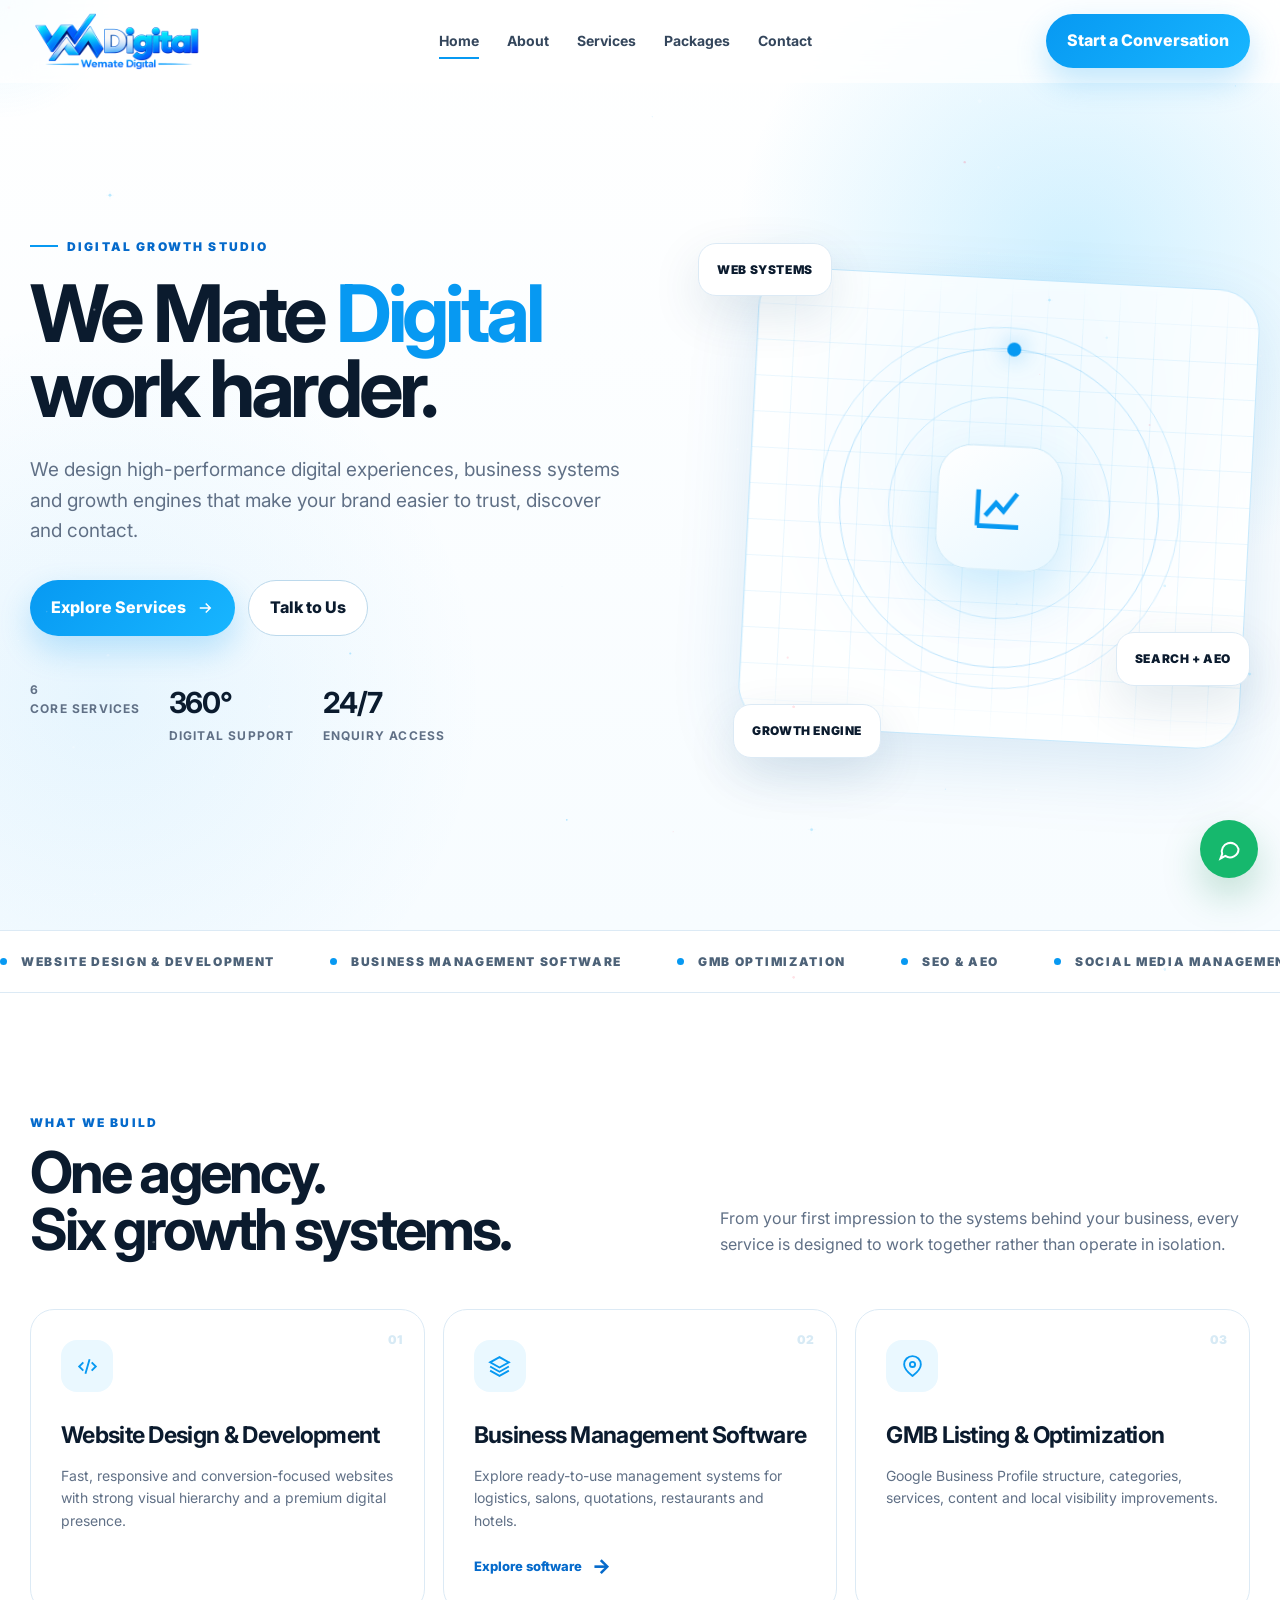
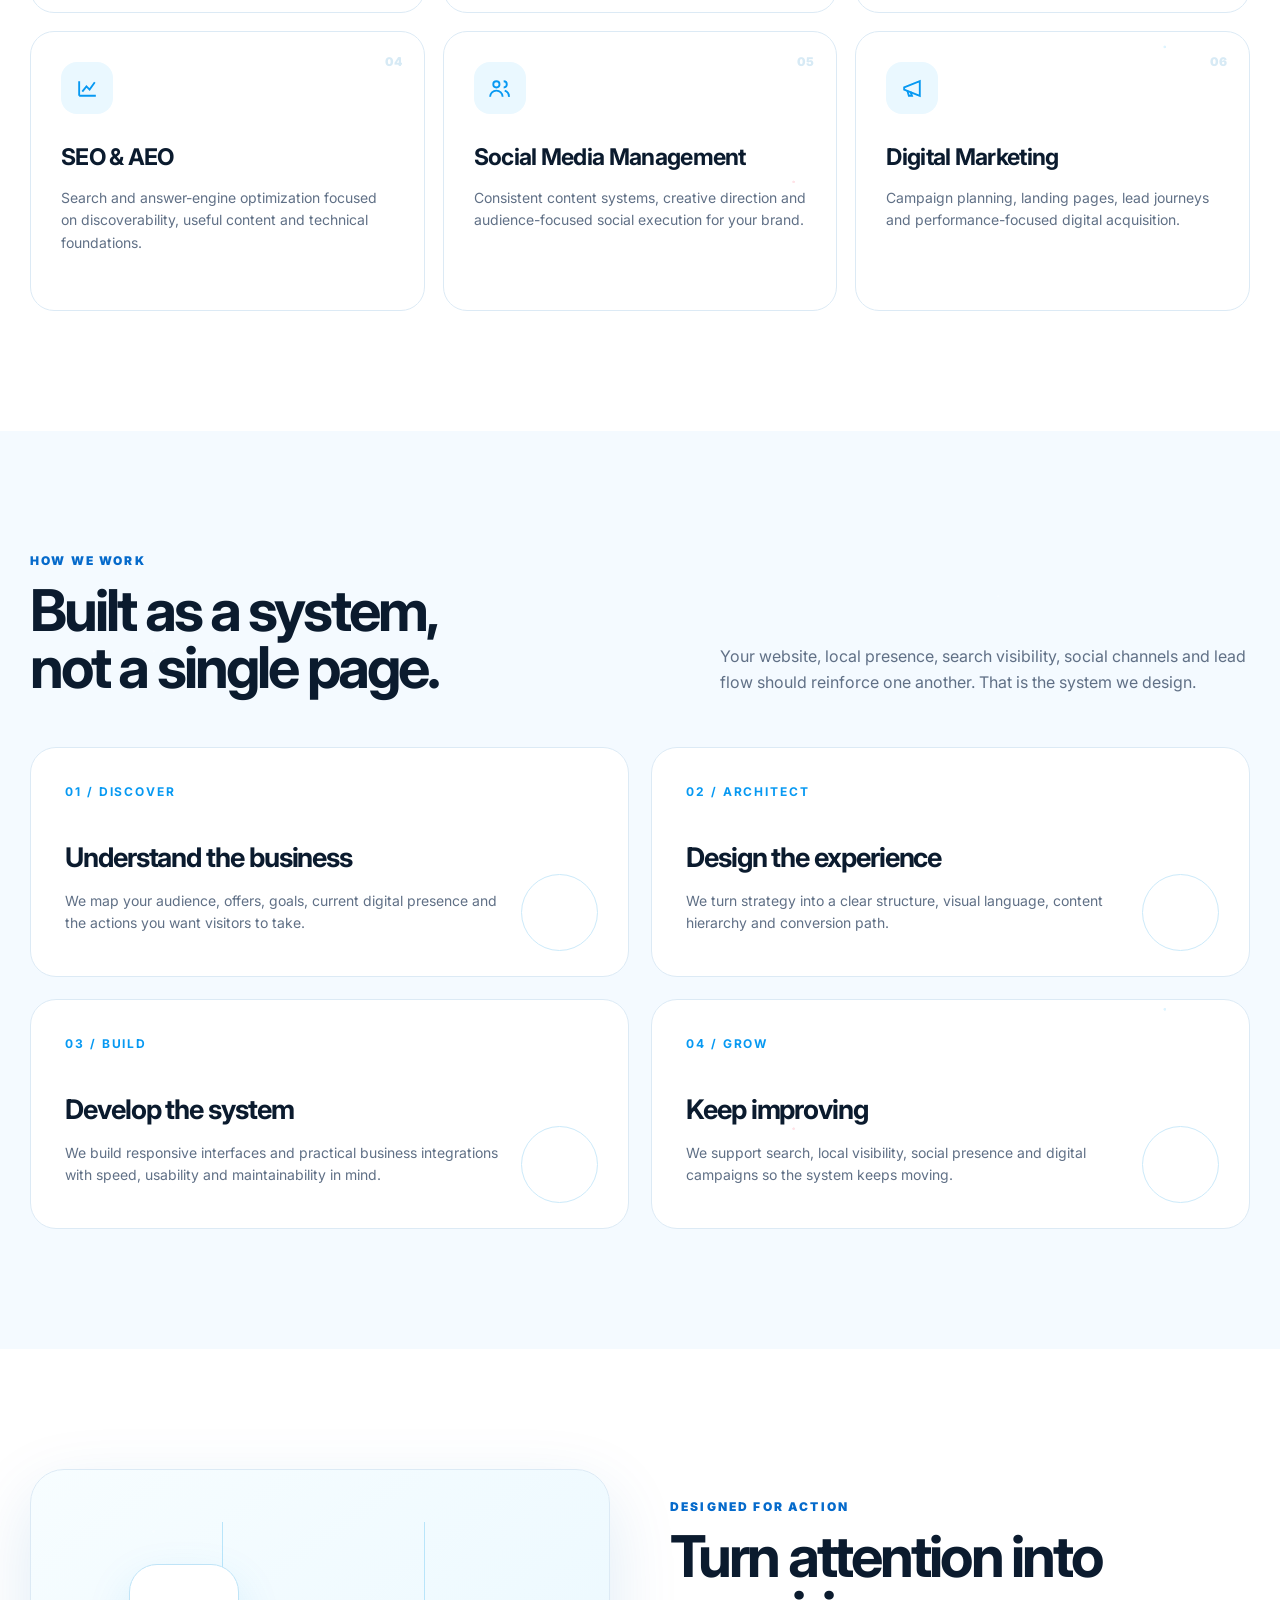
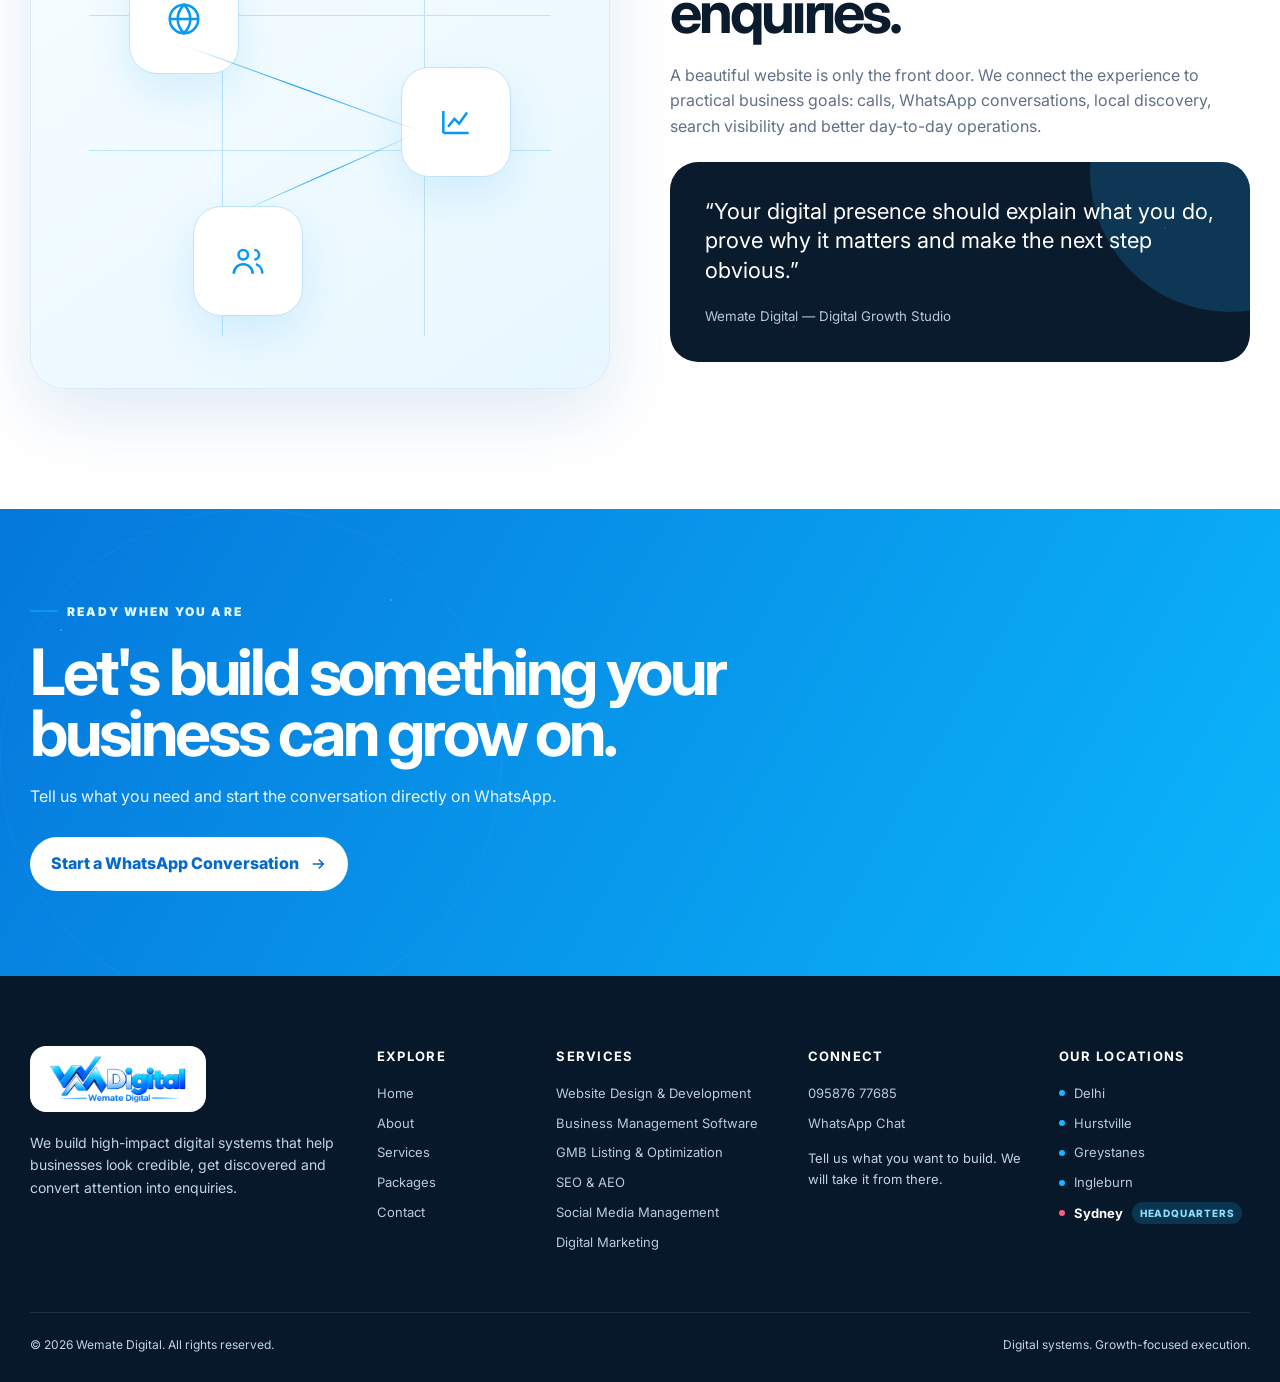
<file: index.html>
<!doctype html>
<html lang="en">
<head>
<meta charset="utf-8">
<meta name="viewport" content="width=device-width,initial-scale=1">
<title>Home | Wemate Digital</title>
<meta name="description" content="Wemate Digital builds modern websites, business software, Google Business Profile optimization, SEO, AEO, social media and digital marketing systems.">
<link rel="icon" href="assets/favicon.png" type="image/png">
<link rel="preconnect" href="https://fonts.googleapis.com">
<link rel="preconnect" href="https://fonts.gstatic.com" crossorigin>
<link href="https://fonts.googleapis.com/css2?family=Inter:wght@400;500;600;700;800;900&display=swap" rel="stylesheet">
<link rel="stylesheet" href="styles.css">
</head>
<body>
<div class="cursor-glow"></div>

<header class="site-header">
  <div class="container nav">
    <a class="brand" href="index.html"><img src="wemate-logo.png" alt="Wemate Digital" width="174" height="58"></a>
    <nav class="nav-links"><a class="active" href="index.html">Home</a><a href="about.html">About</a><a href="services.html">Services</a><a href="packages.html">Packages</a><a href="contact.html">Contact</a></nav>
    <a class="nav-cta" href="https://wa.me/919587677685?text=Hello%20Wemate%20Digital%2C%20I%20want%20to%20discuss%20a%20project." target="_blank" rel="noopener">Start a Conversation</a>
    <button class="menu-toggle" aria-label="Open menu"><span></span><span></span><span></span></button>
  </div>
</header>

<main>
<section class="hero star-surface">
 <div class="container hero-grid">
  <div class="reveal">
   <div class="eyebrow">Digital Growth Studio</div>
   <h1>We Mate <span>Digital</span> work harder.</h1>
   <p class="hero-copy">We design high-performance digital experiences, business systems and growth engines that make your brand easier to trust, discover and contact.</p>
   <div class="actions">
    <a class="btn btn-primary" href="services.html">Explore Services <svg viewBox="0 0 24 24"><path d="M5 12h13M13 6l6 6-6 6"/></svg></a>
    <a class="btn btn-outline" href="https://wa.me/919587677685?text=Hello%20Wemate%20Digital%2C%20I%20want%20to%20discuss%20my%20business." target="_blank" rel="noopener">Talk to Us</a>
   </div>
   <div class="hero-meta">
    <div class="metric"><strong><span data-counter="6">0</span></strong><span>Core Services</span></div>
    <div class="metric"><strong>360°</strong><span>Digital Support</span></div>
    <div class="metric"><strong>24/7</strong><span>Enquiry Access</span></div>
   </div>
  </div>
  <div class="hero-art reveal">
   <div class="glow-orb"></div><div class="arch-card"><div class="grid-lines"></div><div class="orbit"><i></i></div>
    <div class="center-mark"><svg viewBox="0 0 24 24"><path d="M4 19V5M4 19h16"/><path d="m7 15 4-5 3 3 5-7"/></svg></div>
   </div>
   <div class="floating-card one">WEB SYSTEMS</div><div class="floating-card two">SEARCH + AEO</div><div class="floating-card three">GROWTH ENGINE</div>
  </div>
 </div>
</section>

<div class="ticker star-surface"><div class="ticker-track"><span class="ticker-item">Website Design &amp; Development</span><span class="ticker-item">Business Management Software</span><span class="ticker-item">GMB Optimization</span><span class="ticker-item">SEO &amp; AEO</span><span class="ticker-item">Social Media Management</span><span class="ticker-item">Digital Marketing</span><span class="ticker-item">Website Design &amp; Development</span><span class="ticker-item">Business Management Software</span><span class="ticker-item">GMB Optimization</span><span class="ticker-item">SEO &amp; AEO</span><span class="ticker-item">Social Media Management</span><span class="ticker-item">Digital Marketing</span></div></div>

<section class="section star-surface">
 <div class="container">
  <div class="section-head reveal"><div><div class="section-kicker">What we build</div><h2>One agency.<br>Six growth systems.</h2></div><p class="section-intro">From your first impression to the systems behind your business, every service is designed to work together rather than operate in isolation.</p></div>
  <div class="service-grid"><article class="service-card reveal" id="web"><span class="num">01</span><div class="icon-box"><svg viewBox="0 0 24 24"><path d="m8 8-4 4 4 4M16 8l4 4-4 4M14 5l-4 14"/></svg></div><h3>Website Design &amp; Development</h3><p>Fast, responsive and conversion-focused websites with strong visual hierarchy and a premium digital presence.</p></article><a class="service-card reveal software-link-card" href="business-software.html" aria-label="Explore Business Management Software"><span class="num">02</span><div class="icon-box"><svg viewBox="0 0 24 24"><path d="m12 3 9 5-9 5-9-5 9-5Z"/><path d="m3 12 9 5 9-5M3 16l9 5 9-5"/></svg></div><h3>Business Management Software</h3><p>Explore ready-to-use management systems for logistics, salons, quotations, restaurants and hotels.</p><span class="software-card-link">Explore software <span aria-hidden="true">→</span></span></a><article class="service-card reveal" id="gbp"><span class="num">03</span><div class="icon-box"><svg viewBox="0 0 24 24"><path d="M20 10c0 5-8 11-8 11S4 15 4 10a8 8 0 1 1 16 0Z"/><circle cx="12" cy="10" r="2.5"/></svg></div><h3>GMB Listing &amp; Optimization</h3><p>Google Business Profile structure, categories, services, content and local visibility improvements.</p></article><article class="service-card reveal" id="seo"><span class="num">04</span><div class="icon-box"><svg viewBox="0 0 24 24"><path d="M4 19V5M4 19h16"/><path d="m7 15 4-5 3 3 5-7"/></svg></div><h3>SEO &amp; AEO</h3><p>Search and answer-engine optimization focused on discoverability, useful content and technical foundations.</p></article><article class="service-card reveal" id="social"><span class="num">05</span><div class="icon-box"><svg viewBox="0 0 24 24"><circle cx="9" cy="8" r="3"/><path d="M3 20a6 6 0 0 1 12 0M16 11a3 3 0 1 0 0-6M17 14a6 6 0 0 1 4 6"/></svg></div><h3>Social Media Management</h3><p>Consistent content systems, creative direction and audience-focused social execution for your brand.</p></article><article class="service-card reveal" id="marketing"><span class="num">06</span><div class="icon-box"><svg viewBox="0 0 24 24"><path d="m4 11 15-6v14L4 13v-2Z"/><path d="M7 14l1.5 5h3L10 15"/></svg></div><h3>Digital Marketing</h3><p>Campaign planning, landing pages, lead journeys and performance-focused digital acquisition.</p></article></div>
 </div>
</section>

<section class="section star-surface section-soft">
 <div class="container">
  <div class="section-head reveal"><div><div class="section-kicker">How we work</div><h2>Built as a system,<br>not a single page.</h2></div><p class="section-intro">Your website, local presence, search visibility, social channels and lead flow should reinforce one another. That is the system we design.</p></div>
  <div class="process"><article class="process-card reveal"><strong>01 / DISCOVER</strong><h3>Understand the business</h3><p>We map your audience, offers, goals, current digital presence and the actions you want visitors to take.</p></article><article class="process-card reveal"><strong>02 / ARCHITECT</strong><h3>Design the experience</h3><p>We turn strategy into a clear structure, visual language, content hierarchy and conversion path.</p></article><article class="process-card reveal"><strong>03 / BUILD</strong><h3>Develop the system</h3><p>We build responsive interfaces and practical business integrations with speed, usability and maintainability in mind.</p></article><article class="process-card reveal"><strong>04 / GROW</strong><h3>Keep improving</h3><p>We support search, local visibility, social presence and digital campaigns so the system keeps moving.</p></article></div>
 </div>
</section>

<section class="section star-surface">
 <div class="container split">
  <div class="visual-panel reveal"><div class="line h h1"></div><div class="line h h2"></div><div class="line v v1"></div><div class="line v v2"></div><div class="node a"><svg viewBox="0 0 24 24"><circle cx="12" cy="12" r="9"/><path d="M3 12h18M12 3c3 3 4 6 4 9s-1 6-4 9c-3-3-4-6-4-9s1-6 4-9z"/></svg></div><div class="node b"><svg viewBox="0 0 24 24"><path d="M4 19V5M4 19h16"/><path d="m7 15 4-5 3 3 5-7"/></svg></div><div class="node c"><svg viewBox="0 0 24 24"><circle cx="9" cy="8" r="3"/><path d="M3 20a6 6 0 0 1 12 0M16 11a3 3 0 1 0 0-6M17 14a6 6 0 0 1 4 6"/></svg></div><div class="connector one"></div><div class="connector two"></div></div>
  <div class="reveal">
   <div class="section-kicker">Designed for action</div><h2>Turn attention into enquiries.</h2>
   <p style="color:var(--muted);margin:22px 0">A beautiful website is only the front door. We connect the experience to practical business goals: calls, WhatsApp conversations, local discovery, search visibility and better day-to-day operations.</p>
   <div class="quote-box"><p>“Your digital presence should explain what you do, prove why it matters and make the next step obvious.”</p><small>Wemate Digital — Digital Growth Studio</small></div>
  </div>
 </div>
</section>

<section class="cta-band star-surface">
 <div class="container">
  <div class="eyebrow" style="color:#dff7ff">Ready when you are</div>
  <h2>Let's build something your business can grow on.</h2>
  <p>Tell us what you need and start the conversation directly on WhatsApp.</p>
  <a class="btn btn-white" href="https://wa.me/919587677685?text=Hello%20Wemate%20Digital%2C%20I%20want%20to%20start%20a%20project." target="_blank" rel="noopener">Start a WhatsApp Conversation <svg viewBox="0 0 24 24"><path d="M5 12h13M13 6l6 6-6 6"/></svg></a>
 </div>
</section>
</main>

<footer class="footer">
  <div class="container">
    <div class="footer-grid">
      <div>
        <a class="brand" href="index.html"><img src="wemate-logo.png" alt="Wemate Digital" width="144" height="48"></a>
        <p style="margin-top:20px;max-width:340px;font-size:14px">We build high-impact digital systems that help businesses look credible, get discovered and convert attention into enquiries.</p>
      </div>
      <div>
        <h4>Explore</h4>
        <a href="index.html">Home</a><a href="about.html">About</a><a href="services.html">Services</a><a href="packages.html">Packages</a><a href="contact.html">Contact</a>
      </div>
      <div>
        <h4>Services</h4>
        <a href="services.html#web">Website Design &amp; Development</a>
        <a href="business-software.html">Business Management Software</a>
        <a href="services.html#gbp">GMB Listing &amp; Optimization</a>
        <a href="services.html#seo">SEO &amp; AEO</a>
        <a href="services.html#social">Social Media Management</a>
        <a href="services.html#marketing">Digital Marketing</a>
      </div>
      <div>
        <h4>Connect</h4>
        <a href="tel:+919587677685">095876 77685</a>
        <a href="https://wa.me/919587677685?text=Hello%20Wemate%20Digital" target="_blank" rel="noopener">WhatsApp Chat</a>
        <p style="font-size:13px;margin-top:15px">Tell us what you want to build. We will take it from there.</p>
      </div>
      <div>
        <h4>Our Locations</h4>
        <ul class="loc-list"><li>Delhi</li><li>Hurstville</li><li>Greystanes</li><li>Ingleburn</li><li class="hq">Sydney <em>Headquarters</em></li></ul>
      </div>
    </div>
    <div class="footer-bottom"><span>© 2026 Wemate Digital. All rights reserved.</span><span>Digital systems. Growth-focused execution.</span></div>
  </div>
</footer>
<a class="floating-wa" href="https://wa.me/919587677685?text=Hello%20Wemate%20Digital%2C%20I%20want%20to%20start%20a%20project." target="_blank" rel="noopener" aria-label="Chat on WhatsApp"><svg viewBox="0 0 24 24"><path d="M20 11.5a7.5 7.5 0 0 1-11.7 6.2L4 20l1.5-4.1A7.5 7.5 0 1 1 20 11.5Z"/></svg></a>
<div class="toast" id="toast" role="status"></div>

<script src="script.js"></script>
</body>
</html>
</file>
<file: styles.css>
:root{
  --blue:#0799f2;--blue-2:#18b6ff;--blue-dark:#056acb;--ink:#0b1b2e;--muted:#607086;
  --line:#dceaf5;--soft:#f4faff;--white:#fff;--shadow:0 24px 70px rgba(9,104,178,.13);
  --radius:24px;--max:1220px;
}
*{box-sizing:border-box;margin:0;padding:0}
html{scroll-behavior:smooth}
body{font-family:Inter,ui-sans-serif,system-ui,-apple-system,BlinkMacSystemFont,"Segoe UI",sans-serif;color:var(--ink);background:#fff;overflow-x:hidden;line-height:1.6}
#starfield{position:fixed;inset:0;width:100%;height:100%;pointer-events:none;z-index:2;opacity:.72}
.site-header,.floating-wa,.toast{z-index:1200}
main,footer{position:relative;z-index:1}
a{text-decoration:none;color:inherit}
button,input,textarea,select{font:inherit}
button{cursor:pointer}
img{max-width:100%;display:block}
:focus-visible{outline:3px solid rgba(7,153,242,.45);outline-offset:3px}
.container{width:min(calc(100% - 40px),var(--max));margin:auto}

/* Header */
.site-header{position:fixed;top:0;left:0;right:0;z-index:1000;transition:.35s ease;background:rgba(255,255,255,.72);backdrop-filter:blur(16px);border-bottom:1px solid transparent}
.site-header.scrolled{background:rgba(255,255,255,.94);border-color:var(--line);box-shadow:0 8px 30px rgba(12,66,104,.06)}
.nav{height:82px;display:flex;align-items:center;justify-content:space-between;gap:30px}
.brand{display:inline-flex;align-items:center}
.brand img{height:58px;width:auto}
.nav-links{display:flex;align-items:center;gap:28px;font-size:14px;font-weight:700;color:#34465c}
.nav-links a{position:relative;padding:7px 0}
.nav-links a:after{content:"";position:absolute;left:0;bottom:0;width:0;height:2px;background:var(--blue);transition:.3s}
.nav-links a:hover:after,.nav-links a.active:after{width:100%}
.nav-cta,.btn{display:inline-flex;align-items:center;justify-content:center;gap:10px;border:0;border-radius:999px;padding:14px 21px;font-weight:800;transition:.3s ease}
.btn svg{width:18px;height:18px;stroke:currentColor;fill:none;stroke-width:2}
.nav-cta,.btn-primary{background:linear-gradient(135deg,var(--blue),var(--blue-2));color:#fff;box-shadow:0 14px 32px rgba(7,153,242,.24)}
.nav-cta:hover,.btn-primary:hover{transform:translateY(-3px);box-shadow:0 18px 38px rgba(7,153,242,.32)}
.btn-outline{border:1px solid #bcd9ec;background:#fff;color:var(--ink)}
.btn-outline:hover{border-color:var(--blue);color:var(--blue);transform:translateY(-3px)}
.menu-toggle{display:none;border:0;background:transparent;width:44px;height:44px;border-radius:12px}
.menu-toggle span{display:block;width:23px;height:2px;background:var(--ink);margin:5px auto}

/* Hero */
.hero{min-height:930px;display:flex;align-items:center;position:relative;overflow:hidden;padding:145px 0 100px;background:radial-gradient(circle at 84% 28%,rgba(24,182,255,.20),transparent 27%),radial-gradient(circle at 8% 75%,rgba(7,153,242,.08),transparent 28%),linear-gradient(180deg,#fff 0%,#f7fcff 100%)}
.hero-grid{display:grid;grid-template-columns:1.04fr .96fr;gap:60px;align-items:center}
.eyebrow{display:inline-flex;align-items:center;gap:9px;color:var(--blue-dark);font-size:12px;font-weight:900;letter-spacing:.18em;text-transform:uppercase;margin-bottom:20px}
.eyebrow:before{content:"";width:28px;height:2px;background:var(--blue)}
h1{font-size:clamp(52px,6.2vw,94px);line-height:.94;letter-spacing:-.055em;max-width:900px}
.hero h1 span{color:var(--blue)}
.hero-copy{font-size:19px;color:var(--muted);max-width:650px;margin:30px 0 34px}
.actions{display:flex;flex-wrap:wrap;gap:13px}
.hero-meta{display:flex;gap:28px;flex-wrap:wrap;margin-top:44px}
.metric strong{font-size:29px;letter-spacing:-.04em}
.metric span{display:block;font-size:12px;color:var(--muted);font-weight:700;text-transform:uppercase;letter-spacing:.1em}
.hero-art{position:relative;min-height:560px}
.glow-orb{position:absolute;width:470px;height:470px;right:4%;top:40px;border-radius:50%;background:radial-gradient(circle,rgba(24,182,255,.26),rgba(7,153,242,.06) 48%,transparent 70%);animation:pulse 5s ease-in-out infinite}
.arch-card{position:absolute;inset:70px 0 30px 55px;border:1px solid rgba(7,153,242,.22);border-radius:42px;background:rgba(255,255,255,.76);box-shadow:var(--shadow);transform:rotate(3deg);backdrop-filter:blur(12px);overflow:hidden}
.arch-card:before,.arch-card:after{content:"";position:absolute;border:1px solid rgba(7,153,242,.18);border-radius:50%;width:360px;height:360px;left:50%;top:50%;transform:translate(-50%,-50%)}
.arch-card:after{width:220px;height:220px}
.grid-lines{position:absolute;inset:0;background-image:linear-gradient(rgba(7,153,242,.08) 1px,transparent 1px),linear-gradient(90deg,rgba(7,153,242,.08) 1px,transparent 1px);background-size:36px 36px;mask-image:linear-gradient(to bottom,transparent,black 15%,black 85%,transparent)}
.orbit{position:absolute;left:50%;top:50%;width:320px;height:320px;border:1px solid rgba(7,153,242,.25);border-radius:50%;transform:translate(-50%,-50%);animation:spin 18s linear infinite}
.orbit i{position:absolute;width:14px;height:14px;border-radius:50%;background:var(--blue);box-shadow:0 0 22px rgba(7,153,242,.6);top:-7px;left:50%}
.center-mark{position:absolute;left:50%;top:50%;transform:translate(-50%,-50%);width:125px;height:125px;border-radius:34px;background:linear-gradient(145deg,#fff,#e8f7ff);border:1px solid #c9e7f7;display:grid;place-items:center;box-shadow:0 25px 55px rgba(7,153,242,.18)}
.center-mark svg{width:62px;height:62px;stroke:var(--blue);fill:none;stroke-width:1.8}
.floating-card{position:absolute;padding:16px 18px;background:#fff;border:1px solid var(--line);border-radius:18px;box-shadow:0 18px 50px rgba(12,66,104,.12);font-size:12px;font-weight:900;letter-spacing:.05em}
.floating-card.one{top:35px;left:5px;animation:float 4s ease-in-out infinite}
.floating-card.two{right:0;bottom:82px;animation:float 4.5s ease-in-out infinite .4s}
.floating-card.three{left:40px;bottom:10px;animation:float 4.2s ease-in-out infinite .8s}

/* Sections */
.section{padding:120px 0}
.section-soft{background:var(--soft)}
.section-head{display:flex;justify-content:space-between;align-items:end;gap:30px;margin-bottom:52px}
.section-kicker{color:var(--blue-dark);font-size:12px;font-weight:900;letter-spacing:.18em;text-transform:uppercase}
.section h2{font-size:clamp(38px,4.5vw,64px);line-height:.98;letter-spacing:-.05em;margin-top:12px}
.section-intro{max-width:530px;color:var(--muted)}
.ticker{overflow:hidden;border-top:1px solid var(--line);border-bottom:1px solid var(--line);background:#fff;white-space:nowrap}
.ticker-track{display:inline-flex;min-width:max-content;gap:55px;padding:21px 0;animation:ticker 28s linear infinite}
.ticker-item{font-size:12px;font-weight:900;letter-spacing:.14em;text-transform:uppercase;color:#4d6278}
.ticker-item:before{content:"";display:inline-block;width:7px;height:7px;border-radius:50%;background:var(--blue);margin-right:14px;vertical-align:1px}
.service-grid{display:grid;grid-template-columns:repeat(3,1fr);gap:18px}
.service-card{position:relative;padding:30px;border:1px solid var(--line);border-radius:var(--radius);background:#fff;min-height:280px;overflow:hidden;transition:.4s ease}
.service-card:hover{transform:translateY(-9px);border-color:#a7dcf7;box-shadow:var(--shadow)}
.icon-box{width:52px;height:52px;border-radius:16px;background:#eaf8ff;color:var(--blue);display:grid;place-items:center;margin-bottom:25px}
.icon-box svg{width:25px;height:25px;stroke:currentColor;fill:none;stroke-width:1.8}
.service-card h3{font-size:23px;letter-spacing:-.03em;margin-bottom:11px}
.service-card p{color:var(--muted);font-size:14px}
.service-card .num{position:absolute;right:22px;top:20px;color:#d7eaf5;font-size:12px;font-weight:900}
.reveal{opacity:0;transform:translateY(35px);transition:opacity .8s ease,transform .8s ease}
.reveal.show{opacity:1;transform:none}
.marquee-note{display:flex;align-items:center;justify-content:center;gap:12px;color:var(--muted);font-size:13px;margin-top:28px}
.marquee-note span{width:8px;height:8px;border-radius:50%;background:#21c17a;box-shadow:0 0 0 6px rgba(33,193,122,.10)}
.process{display:grid;grid-template-columns:1fr 1fr;gap:22px}
.process-card{padding:34px;border-radius:26px;background:#fff;border:1px solid var(--line);position:relative;min-height:230px}
.process-card strong{display:block;color:var(--blue);font-size:12px;letter-spacing:.16em;margin-bottom:35px}
.process-card h3{font-size:27px;letter-spacing:-.04em;margin-bottom:10px}
.process-card p{color:var(--muted);font-size:14px;max-width:450px}
.process-card:after{content:"";position:absolute;right:30px;bottom:25px;width:75px;height:75px;border-radius:50%;border:1px solid #cceafa}
.split{display:grid;grid-template-columns:1fr 1fr;gap:60px;align-items:center}
.visual-panel{min-height:520px;border-radius:34px;background:linear-gradient(145deg,#f7fdff,#e7f7ff);border:1px solid var(--line);position:relative;overflow:hidden;box-shadow:var(--shadow)}
.visual-panel .line{position:absolute;background:#b9e5fa}
.visual-panel .line.h{height:1px;left:10%;right:10%}
.visual-panel .line.v{width:1px;top:10%;bottom:10%}
.visual-panel .h1{top:28%}.visual-panel .h2{top:54%}.visual-panel .v1{left:33%}.visual-panel .v2{left:68%}
.node{position:absolute;width:110px;height:110px;border-radius:28px;background:#fff;border:1px solid #bfe4f7;box-shadow:0 18px 45px rgba(7,153,242,.13);display:grid;place-items:center;color:var(--blue);animation:float 4s ease-in-out infinite}
.node svg{width:38px;height:38px;stroke:currentColor;fill:none;stroke-width:1.6}
.node.a{left:17%;top:18%}.node.b{right:17%;top:38%;animation-delay:.5s}.node.c{left:28%;bottom:14%;animation-delay:1s}
.connector{position:absolute;height:1px;background:linear-gradient(90deg,transparent,var(--blue),transparent);transform-origin:left center}
.connector.one{width:250px;left:27%;top:34%;transform:rotate(20deg)}
.connector.two{width:190px;left:36%;top:66%;transform:rotate(-24deg)}
.quote-box{padding:35px;border-radius:28px;background:var(--ink);color:#fff;position:relative;overflow:hidden}
.quote-box:before{content:"";position:absolute;width:280px;height:280px;border-radius:50%;right:-120px;top:-130px;background:rgba(24,182,255,.18)}
.quote-box p{font-size:22px;line-height:1.35;position:relative}
.quote-box small{display:block;color:#b7c8d9;margin-top:20px}
.cta-band{padding:85px 0;background:linear-gradient(120deg,#0578dc,#0bb6fa);color:#fff;position:relative;overflow:hidden}
.cta-band:after{content:"";position:absolute;width:500px;height:500px;border:1px solid rgba(255,255,255,.17);border-radius:50%;right:-140px;top:-250px;pointer-events:none}
.cta-band h2{font-size:clamp(40px,5vw,70px);line-height:.96;letter-spacing:-.05em;max-width:820px}
.cta-band p{max-width:630px;margin:20px 0 28px;color:#e8f8ff}
.btn-white{background:#fff;color:var(--blue-dark)}
.btn-white:hover{transform:translateY(-3px);box-shadow:0 18px 35px rgba(0,0,0,.12)}
.page-hero{padding:175px 0 95px;background:linear-gradient(180deg,#f4fbff,#fff);border-bottom:1px solid var(--line)}
.page-hero h1{font-size:clamp(48px,7vw,86px);max-width:850px}
.page-hero p{max-width:690px;color:var(--muted);font-size:18px;margin-top:24px}
.about-grid{display:grid;grid-template-columns:1.1fr .9fr;gap:70px;align-items:start}
.big-number{font-size:clamp(75px,10vw,150px);font-weight:900;line-height:.8;letter-spacing:-.08em;color:#dff4ff}
.timeline{border-left:1px solid #bcdff2;padding-left:30px;display:grid;gap:28px}
.timeline-item{position:relative}
.timeline-item:before{content:"";position:absolute;width:10px;height:10px;border-radius:50%;background:var(--blue);left:-36px;top:8px;box-shadow:0 0 0 7px #e7f7ff}
.timeline-item h3{font-size:21px;margin-bottom:6px}.timeline-item p{color:var(--muted);font-size:14px}
.packages{display:grid;grid-template-columns:repeat(3,1fr);gap:18px}
.package{border:1px solid var(--line);border-radius:28px;padding:34px;background:#fff;transition:.4s;position:relative;overflow:hidden}
.package.featured{border-color:#7bd0f8;box-shadow:0 22px 65px rgba(7,153,242,.13)}
.package:hover{transform:translateY(-8px)}
.package-tag{display:inline-flex;padding:7px 10px;border-radius:999px;background:#eaf8ff;color:var(--blue-dark);font-size:10px;font-weight:900;letter-spacing:.12em;text-transform:uppercase}
.package h3{font-size:31px;margin:22px 0 9px;letter-spacing:-.04em}
.package p{color:var(--muted);font-size:14px;min-height:50px}
.package ul{list-style:none;margin:25px 0;display:grid;gap:13px}
.package li{display:flex;gap:10px;align-items:flex-start;font-size:14px}
.package li svg{width:17px;height:17px;stroke:var(--blue);fill:none;stroke-width:2;flex:none;margin-top:3px}
.contact-grid{display:grid;grid-template-columns:.8fr 1.2fr;gap:24px}
.contact-card{padding:34px;border:1px solid var(--line);border-radius:28px;background:#fff}
.contact-card h3{font-size:28px;margin-bottom:10px}.contact-card p{color:var(--muted);font-size:14px}
.contact-item{display:flex;gap:15px;align-items:center;margin-top:24px}
.contact-item .icon-box{margin:0;width:45px;height:45px;flex:none}
.contact-item strong{display:block;font-size:14px}.contact-item span{display:block;color:var(--muted);font-size:13px}
.form-grid{display:grid;grid-template-columns:1fr 1fr;gap:15px}
.field{display:grid;gap:8px;margin-bottom:15px}
.field.full{grid-column:1/-1}
.field label{font-size:12px;font-weight:900;letter-spacing:.08em;text-transform:uppercase;color:#43566d}
.field input,.field textarea,.field select{width:100%;border:1px solid #cfe2ef;border-radius:14px;padding:14px 15px;outline:0;background:#fbfdff;color:var(--ink);transition:.25s}
.field textarea{min-height:150px;resize:vertical}
.field input:focus,.field textarea:focus,.field select:focus{border-color:var(--blue);box-shadow:0 0 0 4px rgba(7,153,242,.08)}

/* Footer */
.footer{padding:70px 0 28px;background:#07182a;color:#c3d3e2}
.footer-grid{display:grid;grid-template-columns:1.3fr .6fr .9fr .9fr .8fr;gap:36px}
.footer .brand{background:#fff;border-radius:16px;padding:9px 16px}
.footer .brand img{height:48px;width:auto}
.footer h4{color:#fff;margin-bottom:16px;font-size:13px;letter-spacing:.1em;text-transform:uppercase}
.footer a{font-size:13px;display:block;margin:9px 0;color:#b9cad9}
.footer a.brand{display:inline-flex;margin:0}
.footer a:hover{color:#fff}
.loc-list{list-style:none;display:grid;gap:9px}
.loc-list li{font-size:13px;color:#b9cad9;display:flex;align-items:center;gap:9px}
.loc-list li:before{content:"";width:6px;height:6px;border-radius:50%;background:var(--blue-2);flex:none}
.loc-list li.hq{color:#fff;font-weight:700}
.loc-list li.hq:before{background:#ff5c7a}
.loc-list em{font-style:normal;font-size:10px;font-weight:800;letter-spacing:.08em;text-transform:uppercase;background:rgba(24,182,255,.18);color:#8fdcff;padding:3px 8px;border-radius:99px}
.footer-bottom{border-top:1px solid rgba(255,255,255,.1);margin-top:50px;padding-top:22px;font-size:12px;display:flex;justify-content:space-between;gap:20px}
.floating-wa{position:fixed;right:22px;bottom:22px;width:58px;height:58px;border-radius:50%;display:grid;place-items:center;background:#16b86d;color:#fff;box-shadow:0 18px 38px rgba(16,134,80,.25);transition:.3s}
.floating-wa:hover{transform:translateY(-5px) scale(1.04)}
.floating-wa svg{width:27px;height:27px;stroke:#fff;fill:none;stroke-width:1.8}
.cursor-glow{position:fixed;pointer-events:none;width:260px;height:260px;border-radius:50%;background:radial-gradient(circle,rgba(24,182,255,.10),transparent 65%);transform:translate(-50%,-50%);z-index:4}
.toast{position:fixed;right:24px;bottom:95px;background:#0b1b2e;color:#fff;padding:13px 17px;border-radius:13px;font-size:13px;opacity:0;transform:translateY(12px);pointer-events:none;transition:.3s;z-index:1900}
.toast.show{opacity:1;transform:none}

/* Star accents */
.star-surface{position:relative;overflow:hidden}
.star-surface:after{content:"";position:absolute;inset:0;pointer-events:none;background:radial-gradient(circle at 12% 24%,rgba(255,255,255,.95) 0 1px,transparent 1.5px),radial-gradient(circle at 78% 18%,rgba(255,255,255,.8) 0 1px,transparent 1.5px),radial-gradient(circle at 62% 76%,rgba(255,80,110,.72) 0 1px,transparent 1.6px),radial-gradient(circle at 91% 63%,rgba(24,182,255,.65) 0 1px,transparent 1.7px);opacity:.22;animation:starDrift 14s ease-in-out infinite alternate}
@keyframes starDrift{from{transform:translate3d(0,0,0) scale(1)}to{transform:translate3d(-12px,7px,0) scale(1.025)}}
@keyframes ticker{to{transform:translateX(-50%)}}
@keyframes float{50%{transform:translateY(-10px)}}
@keyframes pulse{50%{transform:scale(1.08);opacity:.8}}
@keyframes spin{to{transform:translate(-50%,-50%) rotate(360deg)}}

/* ===== Business software pages ===== */
.software-link-card,.software-product-card{display:block;color:inherit}
.software-card-link{display:inline-flex;gap:10px;align-items:center;margin-top:18px;color:var(--blue-dark);font-size:13px;font-weight:800}
.software-card-link span{font-size:20px;transition:transform .2s ease}
.software-link-card:hover .software-card-link span,.software-product-card:hover .software-card-link span{transform:translateX(5px)}
.sw-ico{width:38px;height:38px;border-radius:12px;background:#eaf8ff;color:var(--blue);display:grid;place-items:center;margin-bottom:14px;flex:none}
.sw-ico svg{width:19px;height:19px;stroke:currentColor;fill:none;stroke-width:1.9;stroke-linecap:round;stroke-linejoin:round}
.sw-thumb{margin:-30px -30px 22px;aspect-ratio:16/11;background:#eef8ff;border-bottom:1px solid var(--line);overflow:hidden}
.sw-thumb img{width:100%;height:100%;object-fit:cover;transition:transform .5s ease}
.software-product-card:hover .sw-thumb img{transform:scale(1.04)}
.software-product-card{min-height:0}
.software-product-card .num{z-index:2;right:18px;top:16px;background:#fff;color:var(--blue-dark);padding:4px 10px;border-radius:99px;border:1px solid var(--line)}
.software-product-card h3{font-size:21px}
.software-hero{position:relative;overflow:hidden;padding:150px 0 100px;background:linear-gradient(135deg,#f5fbff 0%,#fff 55%,#eaf7ff 100%)}
.software-hero-grid{display:grid;grid-template-columns:1.05fr .95fr;gap:56px;align-items:center}
.software-hero h1{font-size:clamp(40px,5.2vw,68px);line-height:1;letter-spacing:-.05em;margin:18px 0 22px;max-width:780px}
.software-hero h1 span{color:var(--blue)}
.software-lead{font-size:17px;line-height:1.8;color:var(--muted);max-width:680px;margin:20px 0 28px}
.software-note{font-size:12px;color:var(--muted);line-height:1.7;margin-top:18px;max-width:600px}
.software-back{display:inline-block;margin-bottom:26px;color:var(--blue-dark);font-size:13px;font-weight:800}
.software-visual{border-radius:26px;border:1px solid #d8eaf5;background:#fff;box-shadow:0 28px 80px rgba(24,105,151,.14);overflow:hidden}
.software-visual img{width:100%;height:auto}
.software-hero-panel{border:1px solid #d8eaf5;border-radius:28px;background:rgba(255,255,255,.9);padding:26px;box-shadow:0 28px 80px rgba(24,105,151,.12);min-height:350px}
.panel-top{display:flex;align-items:center;gap:7px;padding-bottom:20px;border-bottom:1px solid #e5f0f7;color:#5c7487;font-size:12px}
.panel-top>span{width:8px;height:8px;border-radius:50%;background:#a8dff8}.panel-top b{margin-left:auto;font-weight:700}
.panel-stat-row{display:grid;grid-template-columns:1fr 1fr;gap:15px;margin:24px 0}
.panel-stat-row>div{padding:16px;border-radius:15px;background:#f1f9fe}
.panel-stat-row small{display:block;color:#698398;font-size:11px;margin-bottom:8px}
.panel-stat-row strong{font-size:17px;color:#12344b}
.panel-line{height:9px;width:78%;background:#e4f0f7;border-radius:10px;margin:13px 0}
.panel-line.wide{width:100%;background:linear-gradient(90deg,#c2e9fc 70%,#e4f0f7 70%)}.panel-line.short{width:48%}
.panel-list{display:flex;align-items:center;gap:10px;padding:12px 0;border-bottom:1px solid #edf3f7;font-size:12px;color:#426176}
.panel-list i{width:8px;height:8px;border-radius:3px;background:#27a9ed}.panel-list b{margin-left:auto;color:#1285bd;font-size:11px}
.software-feature-layout{display:grid;grid-template-columns:.8fr 1.2fr;gap:45px;align-items:start}
.software-feature-intro{padding:32px;border-radius:24px;background:#f1f9fe;border:1px solid #dceef8}
.software-feature-intro h3{font-size:27px;line-height:1.15;letter-spacing:-.035em;margin-bottom:14px}
.software-feature-intro p{color:var(--muted);font-size:14px;line-height:1.8}
.text-link{display:inline-block;margin-top:22px;color:var(--blue-dark);font-weight:800;font-size:13px;background:none;border:0;padding:0}
.text-link:hover{text-decoration:underline}
.software-feature-list{list-style:none;display:grid;grid-template-columns:1fr 1fr;gap:14px}
.software-feature-list li{display:flex;gap:12px;align-items:flex-start;border:1px solid var(--line);border-radius:17px;padding:20px;background:#fff;font-size:14px;line-height:1.6}
.feature-check{flex:0 0 23px;width:23px;height:23px;display:grid;place-items:center;background:#e5f7ff;color:#078acb;border-radius:50%;font-weight:900;font-size:12px}
.dark-note{color:#d6eaf5}
.related-grid{display:grid;grid-template-columns:repeat(4,1fr);gap:14px}
.related-card{display:flex;gap:14px;align-items:center;padding:16px;border:1px solid var(--line);border-radius:18px;background:#fff;font-weight:800;font-size:14px;line-height:1.3;transition:.3s}
.related-card .sw-ico{margin:0}
.related-card:hover{border-color:#a7dcf7;transform:translateY(-4px);box-shadow:var(--shadow)}
.mini-links{display:flex;flex-wrap:wrap;gap:8px;margin-top:18px}
.mini-links a{font-size:12px;font-weight:800;padding:7px 12px;border-radius:999px;background:#eaf8ff;color:var(--blue-dark);transition:.25s}
.mini-links a:hover{background:var(--blue);color:#fff}

/* ===== Live demo modal ===== */
.modal{position:fixed;inset:0;z-index:1600;display:none;align-items:center;justify-content:center;padding:20px;background:rgba(7,24,42,.62);backdrop-filter:blur(6px)}
.modal.open{display:flex;animation:fadeIn .25s ease}
.modal-box{position:relative;width:min(100%,620px);max-height:calc(100vh - 40px);overflow:auto;background:#fff;border-radius:26px;padding:34px;box-shadow:0 40px 100px rgba(0,0,0,.3)}
.modal-box h3{font-size:30px;letter-spacing:-.04em;margin:10px 0 8px;line-height:1.1}
.modal-box>div>p{color:var(--muted);font-size:14px;margin-bottom:22px}
.modal-close{position:absolute;right:16px;top:14px;width:38px;height:38px;border:0;border-radius:50%;background:#eef7fd;color:var(--ink);font-size:22px;line-height:1}
.modal-close:hover{background:#dceefa}
.modal .field{margin-bottom:0}
.modal .form-grid{margin-bottom:18px}
.modal .field textarea{min-height:90px}
.modal .btn{width:100%}
.modal-privacy{font-size:12px;color:var(--muted);margin-top:12px;text-align:center}
.done-icon{width:56px;height:56px;border-radius:50%;background:#e6f9ef;display:grid;place-items:center;margin-bottom:16px}
.done-icon svg{width:28px;height:28px;stroke:#16b86d;fill:none;stroke-width:2.4}
.done-actions{display:grid;gap:10px;margin-top:22px}
body.modal-open{overflow:hidden}
@keyframes fadeIn{from{opacity:0}to{opacity:1}}

/* ===== Responsive ===== */
@media(max-width:1000px){
  .nav-links{position:fixed;left:20px;right:20px;top:90px;background:#fff;border:1px solid var(--line);border-radius:20px;padding:18px;display:none;flex-direction:column;align-items:stretch;box-shadow:var(--shadow)}
  .nav-links.open{display:flex}.nav-cta{display:none}.menu-toggle{display:block}
  .hero{min-height:auto;padding:145px 0 85px}.hero-grid,.split,.about-grid,.contact-grid{grid-template-columns:1fr}
  .hero-art{min-height:520px}.service-grid,.packages{grid-template-columns:1fr 1fr}.footer-grid{grid-template-columns:1fr 1fr}
  .related-grid{grid-template-columns:1fr 1fr}
}
@media(max-width:900px){.software-hero-grid,.software-feature-layout{grid-template-columns:1fr}.software-hero-panel,.software-visual{max-width:650px}}
@media(max-width:680px){
  .container{width:min(calc(100% - 28px),var(--max))}
  .nav{height:72px}.brand img{height:46px}.footer .brand img{height:42px}
  .hero{padding-top:120px}.hero h1{font-size:52px}.hero-copy{font-size:16px}
  .hero-meta{gap:18px}.metric strong{font-size:24px}.hero-art{min-height:400px}.arch-card{inset:35px 5px 25px 15px}.glow-orb{width:330px;height:330px}.orbit{width:220px;height:220px}.center-mark{width:95px;height:95px}.center-mark svg{width:48px;height:48px}
  .floating-card{font-size:9px;padding:11px}.floating-card.one{left:0}.floating-card.two{right:0}.floating-card.three{left:10px}
  .section{padding:82px 0}.section-head{display:block}.section-intro{margin-top:18px}.service-grid,.packages,.process{grid-template-columns:1fr}
  .process-card{min-height:200px}.visual-panel{min-height:390px}.node{width:78px;height:78px;border-radius:20px}.node svg{width:28px;height:28px}
  .connector.one{width:145px}.connector.two{width:120px}
  .page-hero{padding:130px 0 70px}.page-hero h1{font-size:51px}
  .form-grid{grid-template-columns:1fr}.field.full{grid-column:auto}
  .footer-grid{grid-template-columns:1fr}.footer-bottom{display:block}.footer-bottom span{display:block;margin-top:8px}
  .floating-wa{right:15px;bottom:15px}
  .software-hero{padding:125px 0 70px}.software-hero-grid{gap:35px}.software-hero h1{font-size:clamp(37px,11vw,54px)}
  .software-feature-list,.related-grid{grid-template-columns:1fr}.software-hero-panel{padding:18px;border-radius:22px}.software-feature-intro{padding:24px}
  .modal-box{padding:26px 20px}.modal-box h3{font-size:25px}
}
@media(prefers-reduced-motion:reduce){*{animation:none!important;transition:none!important}.reveal{opacity:1;transform:none}}
</file>
